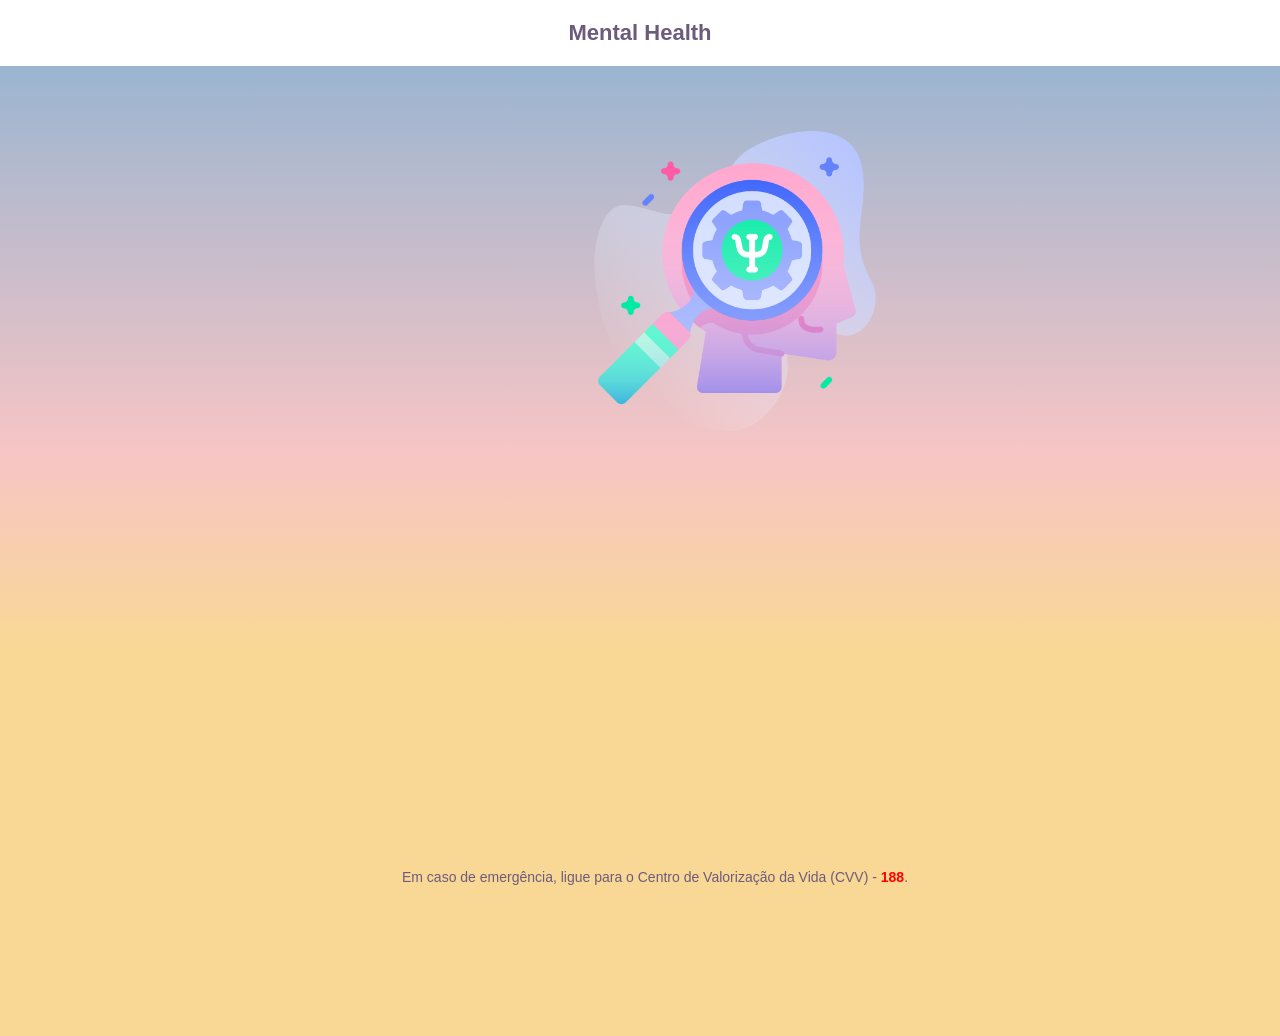
<file: frontend/index.html>
<!DOCTYPE html>
<html lang="pt-br">
<head>
  <meta charset="UTF-8">
  <meta http-equiv="refresh" content="0; url=pages/telaInicial/index.html">
  <title>Mental Health</title>
</head>
<body>
  <p>Redirecionando... <a href="pages/telaInicial/index.html">clique aqui</a></p>
</body>
</html>
</file>
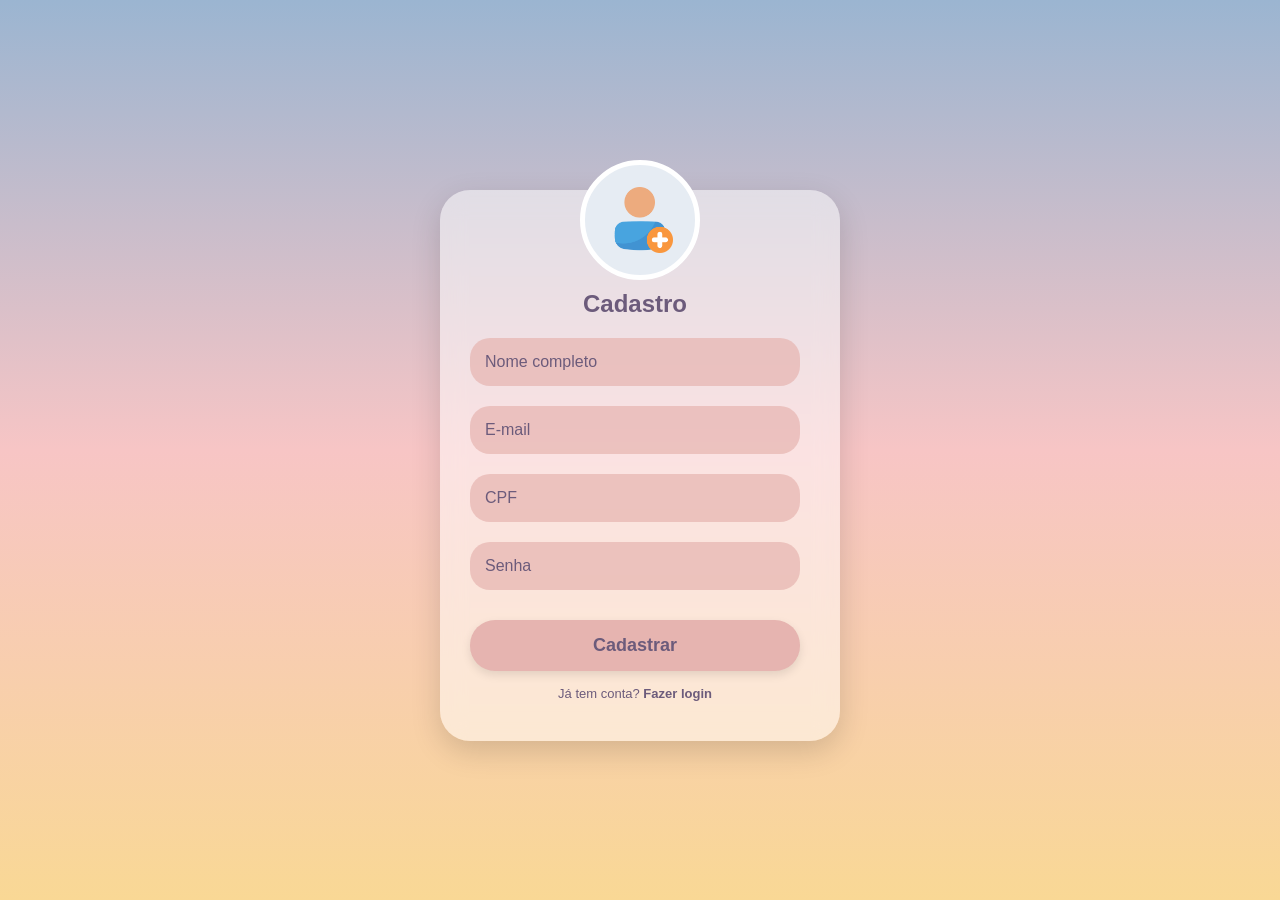
<file: frontend/pages/telaCadastro/index.html>
<!DOCTYPE html>
<html lang="pt-br">
<head>
  <meta charset="UTF-8">
  <meta name="viewport" content="width=device-width, initial-scale=1.0">
  <title>Cadastro - Mental Health</title>
  <link rel="stylesheet" href="style.css">
</head>
<body>
  <div class="tela-principal">

    <div class="topo-perfil">
      <div class="circulo-imagem">
        <img src="../../assets/icons/login-icon.png" alt="Usuário">
      </div>
    </div>

    <main class="card-login">
      <h2>Cadastro</h2>

      <div class="campo-input">
        <input type="text" id="campo-nome" placeholder="Nome completo">
      </div>

      <div class="campo-input">
        <input type="email" id="campo-email" placeholder="E-mail">
      </div>

      <div class="campo-input">
        <input type="text" id="campo-cpf" placeholder="CPF">
      </div>

      <div class="campo-input">
        <input type="password" id="campo-senha" placeholder="Senha">
      </div>

      <button id="botao-cadastrar">Cadastrar</button>

      <p class="link-login">Já tem conta? <a href="../telaLogin/index.html">Fazer login</a></p>
    </main>

  </div>
  <script src="script.js"></script>
</body>
</html>
</file>
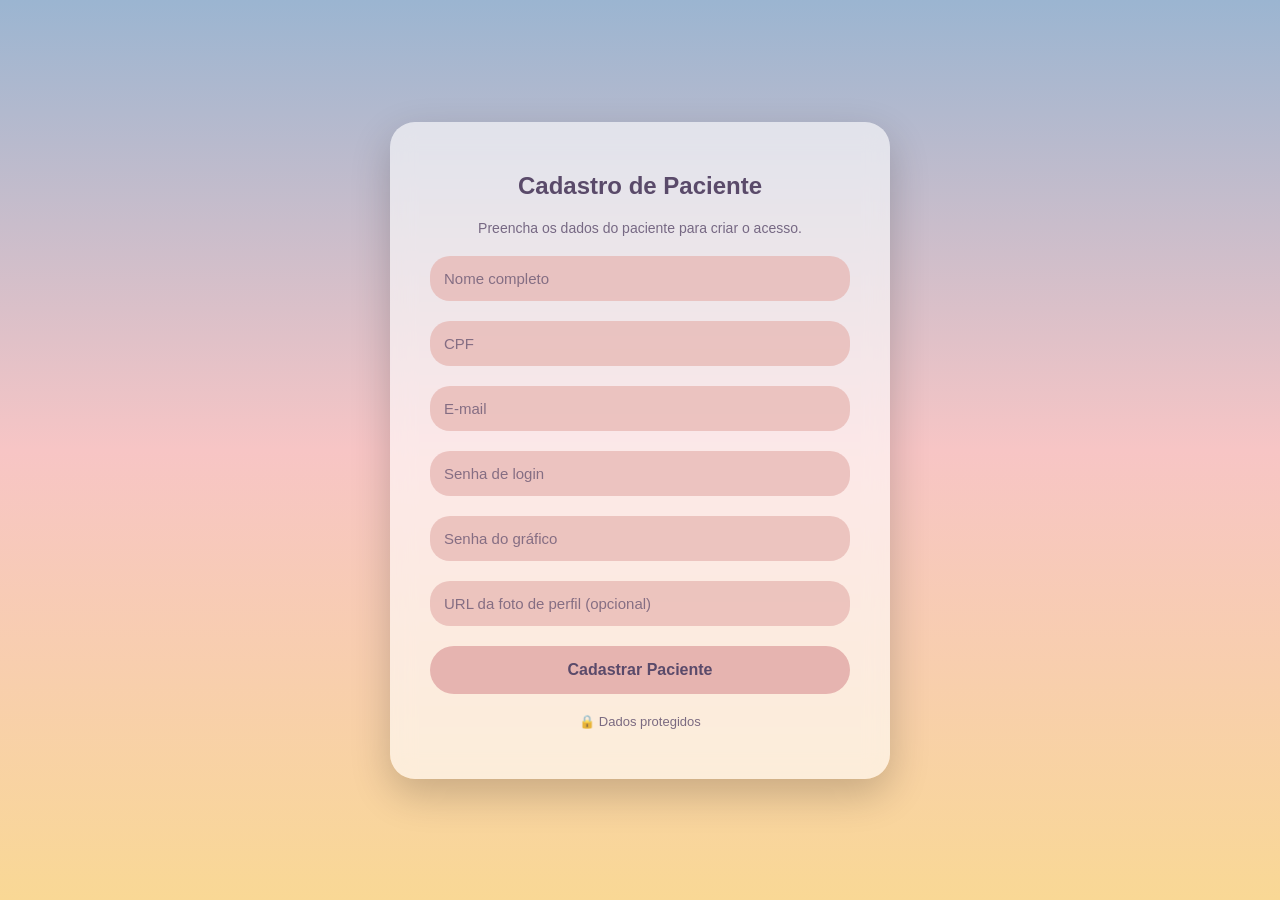
<file: frontend/pages/telaCadastroProf/index.html>
<!DOCTYPE html>
<html lang="pt-br">
<head>
  <meta charset="UTF-8">
  <meta name="viewport" content="width=device-width, initial-scale=1.0">
  <title>Cadastro de Paciente</title>
  <link rel="stylesheet" href="style.css">
</head>
<body>

  <div class="container">

    <div class="card">

      <h1>Cadastro de Paciente</h1>
      <p>Preencha os dados do paciente para criar o acesso.</p>

      <div class="campo-input">
        <input type="text" id="campo-nome" placeholder="Nome completo">
      </div>

      <div class="campo-input">
        <input type="text" id="campo-cpf" placeholder="CPF">
      </div>

      <div class="campo-input">
        <input type="email" id="campo-email" placeholder="E-mail">
      </div>

      <div class="campo-input">
        <input type="password" id="campo-senha" placeholder="Senha de login">
      </div>

      <div class="campo-input">
        <input type="password" id="campo-senha-grafico" placeholder="Senha do gráfico">
      </div>

      <div class="campo-input">
        <input type="text" id="campo-foto" placeholder="URL da foto de perfil (opcional)">
      </div>

      <button id="btn-cadastrar">Cadastrar Paciente</button>

      <span class="seguranca">🔒 Dados protegidos</span>

    </div>

  </div>

  <script src="script.js"></script>
</body>
</html>
</file>
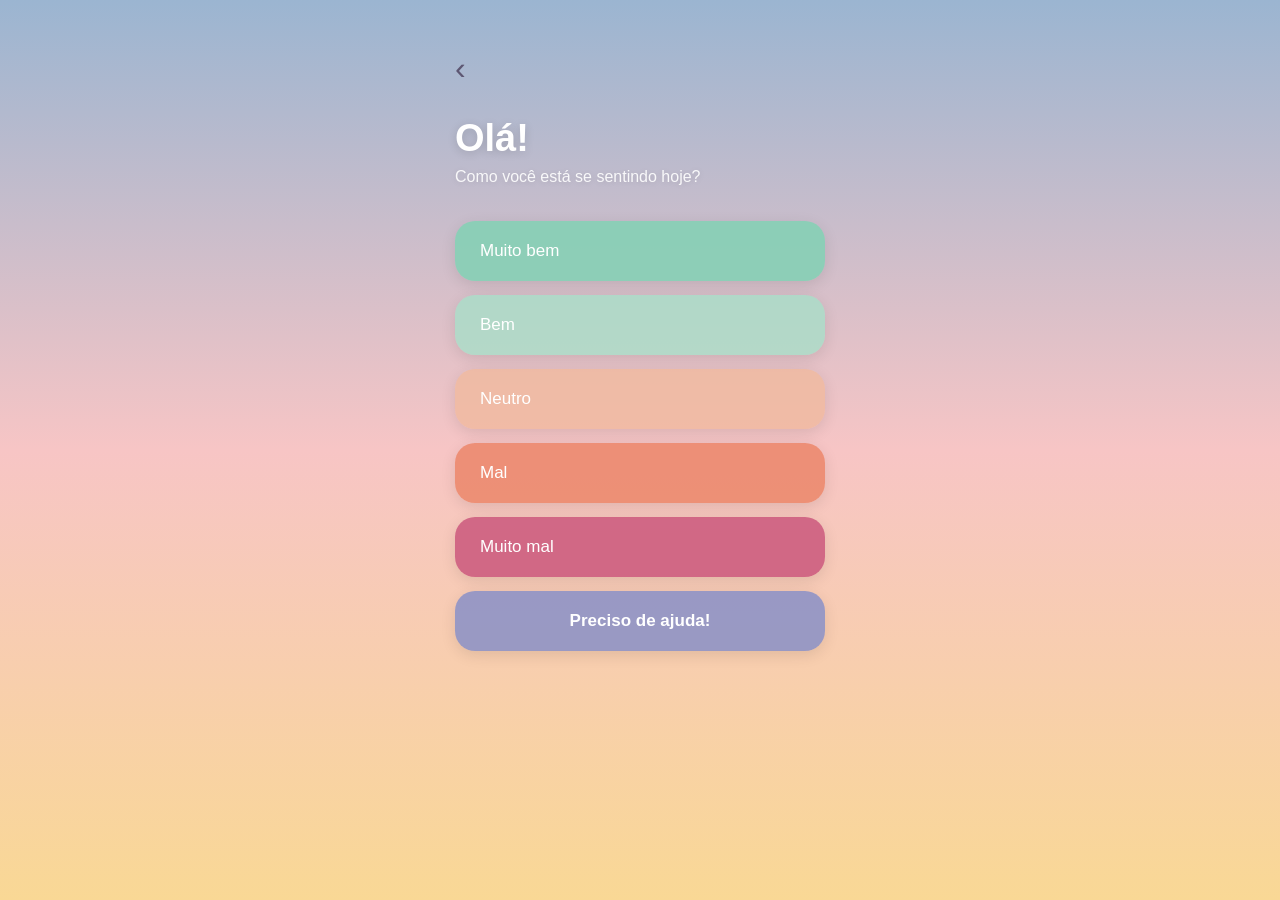
<file: frontend/pages/telaChecagem/index.html>
<!DOCTYPE html>
<html lang="pt-br">
<head>
  <meta charset="UTF-8">
  <meta name="viewport" content="width=device-width, initial-scale=1.0">
  <title>Checagem de Humor - Mental Health</title>
  <link rel="stylesheet" href="style.css">
</head>
<body>

  <div class="container">

    <div class="topo">
      <a href="../telaHome/index.html" class="btn-voltar">‹</a>
    </div>

    <h1>Olá!</h1>
    <p class="subtitulo">Como você está se sentindo hoje?</p>

    <div class="opcoes">
      <button class="opcao opcao-muito-bem" onclick="selecionar(this, 'Muito bem')">Muito bem</button>
      <button class="opcao opcao-bem" onclick="selecionar(this, 'Bem')">Bem</button>
      <button class="opcao opcao-neutro" onclick="selecionar(this, 'Neutro')">Neutro</button>
      <button class="opcao opcao-mal" onclick="selecionar(this, 'Mal')">Mal</button>
      <button class="opcao opcao-muito-mal" onclick="selecionar(this, 'Muito mal')">Muito mal</button>
      <button class="opcao opcao-ajuda" onclick="selecionar(this, 'Preciso de ajuda')"><strong>Preciso de ajuda!</strong></button>
    </div>

  </div>

  <!-- PAINEL CVV -->
  <div id="notif-ajuda" class="notif-ajuda">
    <p>💜 Se você precisa de ajuda, ligue para o CVV:</p>
    <p class="cvv-numero"><strong>188</strong></p>
    <p class="cvv-sub">Disponível 24h, todos os dias. Gratuito.</p>
    <button onclick="fecharNotif()">Fechar</button>
  </div>

  <script src="script.js"></script>
</body>
</html>
</file>
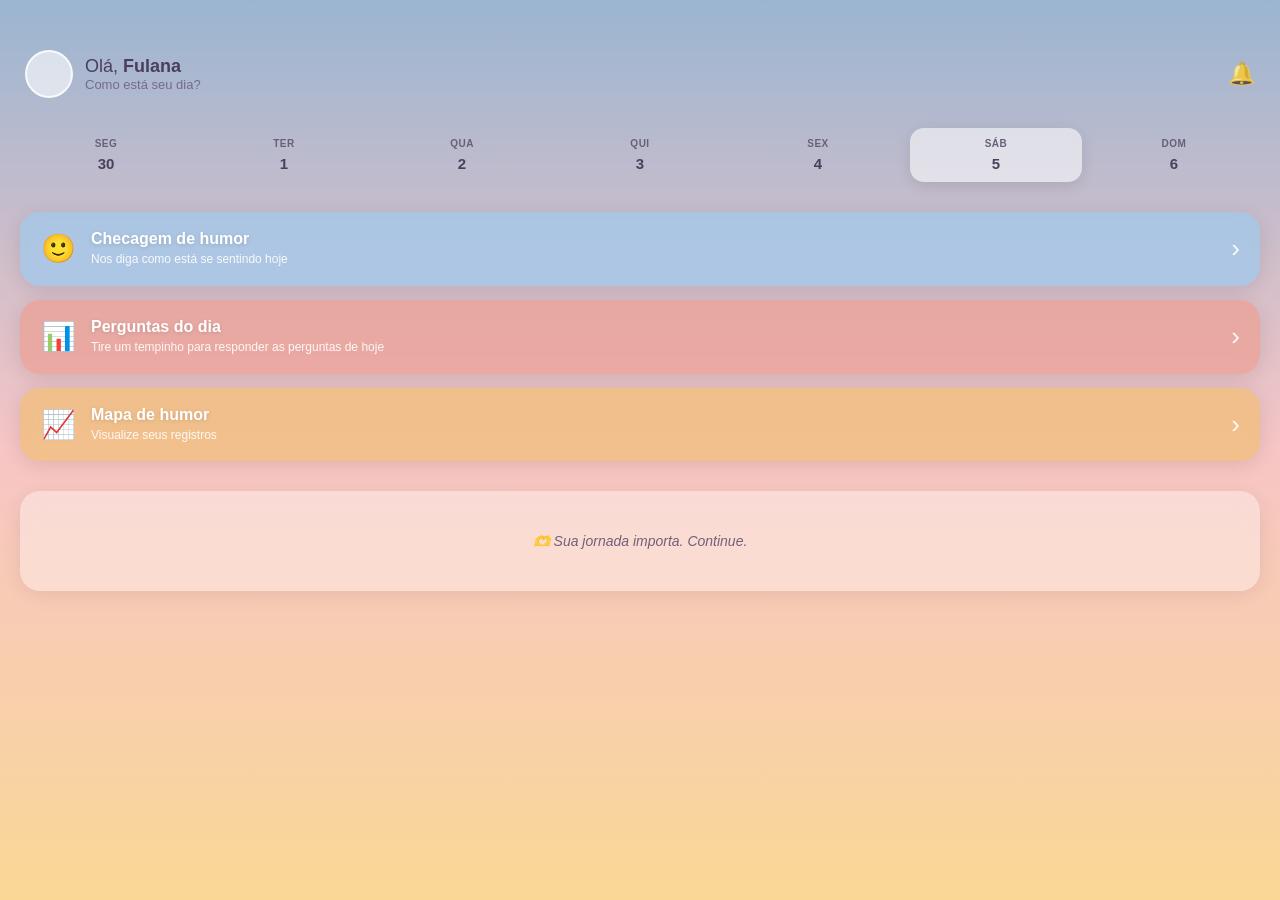
<file: frontend/pages/telaHome/index.html>
<!DOCTYPE html>
<html lang="pt-br">
<head>
  <meta charset="UTF-8">
  <meta name="viewport" content="width=device-width, initial-scale=1.0">
  <title>Home - Mental Health</title>
  <link rel="stylesheet" href="style.css">
</head>
<body>

  <div class="header">
    <div class="perfil">
      <div class="avatar"></div>
      <div class="saudacao">
        <span class="nome">Olá, <strong id="nomeUsuario">Fulana</strong></span>
        <span class="subtitulo">Como está seu dia?</span>
      </div>
    </div>
    <div class="sino">🔔</div>
  </div>

  <div class="calendario">
    <div class="dia" id="cal-seg"><span class="label-dia">SEG</span><span class="numero">16</span></div>
    <div class="dia" id="cal-ter"><span class="label-dia">TER</span><span class="numero">17</span></div>
    <div class="dia" id="cal-qua"><span class="label-dia">QUA</span><span class="numero">18</span></div>
    <div class="dia" id="cal-qui"><span class="label-dia">QUI</span><span class="numero">19</span></div>
    <div class="dia" id="cal-sex"><span class="label-dia">SEX</span><span class="numero">20</span></div>
    <div class="dia" id="cal-sab"><span class="label-dia">SÁB</span><span class="numero">21</span></div>
    <div class="dia" id="cal-dom"><span class="label-dia">DOM</span><span class="numero">22</span></div>
  </div>

  <div class="cards">

    <a href="../telaChecagem/index.html" class="card card-azul">
      <div class="card-icon">🙂</div>
      <div class="card-texto">
        <strong>Checagem de humor</strong>
        <span>Nos diga como está se sentindo hoje</span>
      </div>
      <div class="seta">›</div>
    </a>

    <a href="../telaPerguntas/index.html" class="card card-rosa">
      <div class="card-icon">📊</div>
      <div class="card-texto">
        <strong>Perguntas do dia</strong>
        <span>Tire um tempinho para responder as perguntas de hoje</span>
      </div>
      <div class="seta">›</div>
    </a>

    <a href="../telaSenha/index.html" class="card card-laranja">
      <div class="card-icon">📈</div>
      <div class="card-texto">
        <strong>Mapa de humor</strong>
        <span>Visualize seus registros</span>
      </div>
      <div class="seta">›</div>
    </a>

  </div>

  <div class="caixa-mensagem">
    <p id="mensagem-dia"></p>
  </div>

  <script src="script.js"></script>
</body>
</html>
</file>
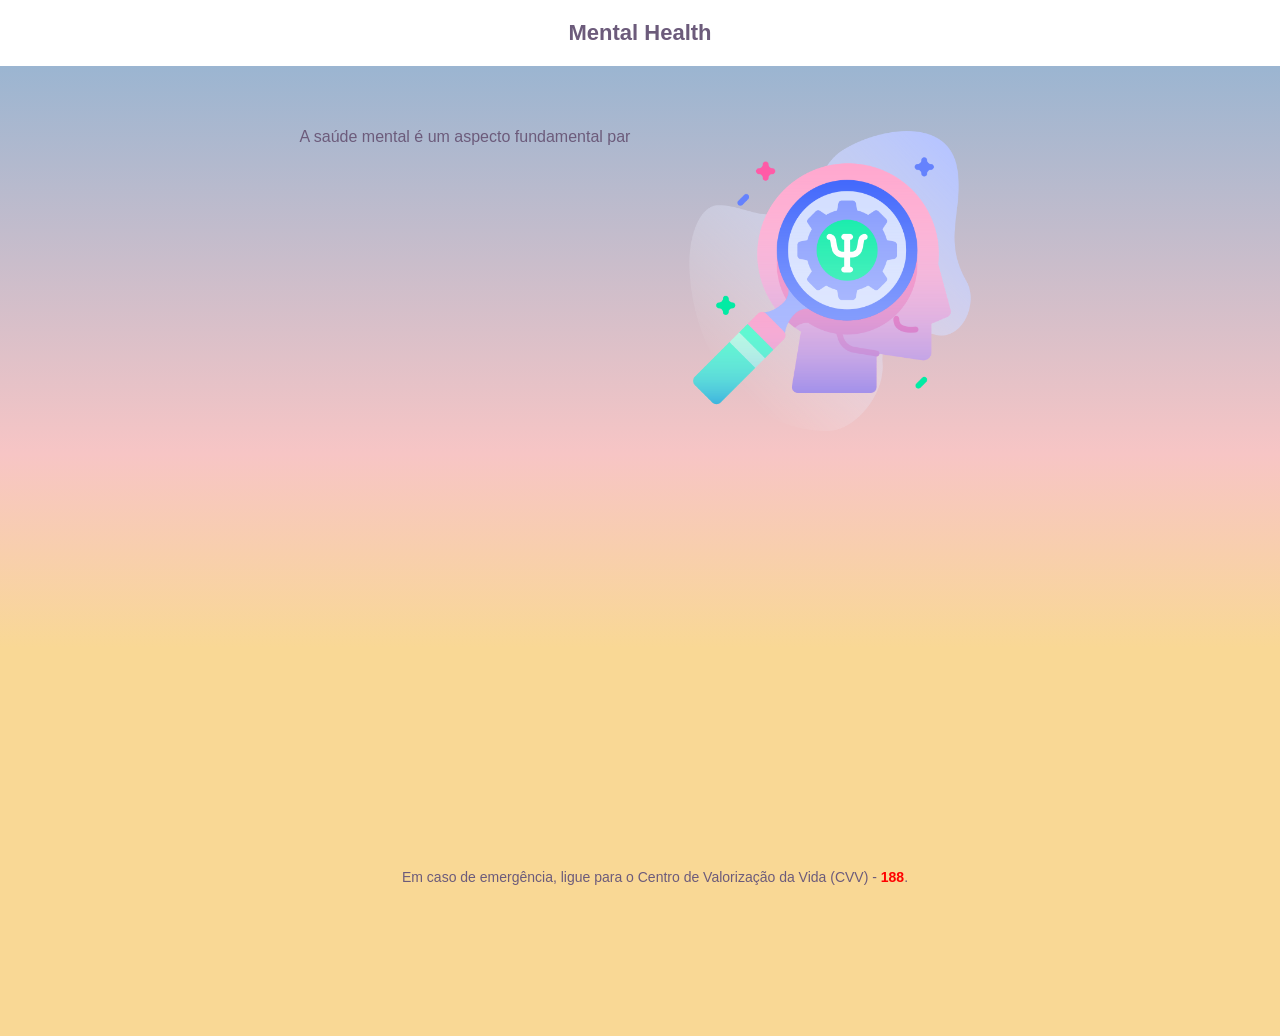
<file: frontend/pages/telaInicial/index.html>
<!DOCTYPE html>
<html lang="pt-br">
<head>
  <meta charset="UTF-8">
  <meta name="viewport" content="width=device-width, initial-scale=1.0">
  <title>Mental Health</title>
  <link rel="stylesheet" href="style.css">
</head>
<body>

  <header class="topo">
    <h2>Mental Health</h2>
  </header>

  <section class="container">

    <div class="texto">
      <div id="texto-digitando"></div>
      <a href="../telaLogin/index.html" class="btn">Fazer Login</a>
    </div>

    <div class="imagem">
      <img src="../../assets/images/psicologia.png" alt="Saúde mental">
    </div>

  </section>

  <footer class="rodape">
    <p>Em caso de emergência, ligue para o Centro de Valorização da Vida (CVV) - <strong>188</strong>.</p>
  </footer>

  <script src="script.js"></script>
</body>
</html>
</file>
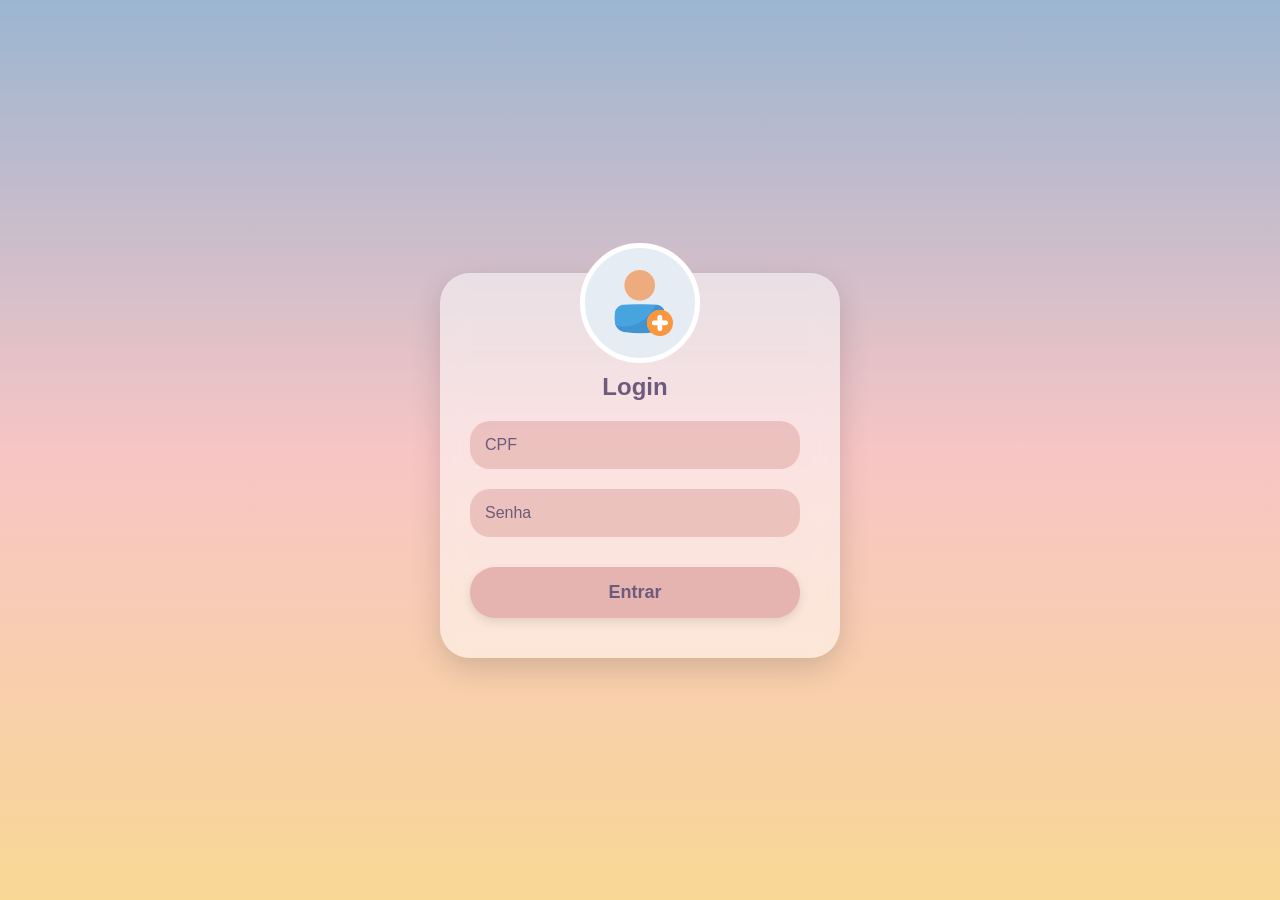
<file: frontend/pages/telaLogin/index.html>
<!DOCTYPE html>
<html lang="pt-br">
<head>
    <meta charset="UTF-8">
    <meta name="viewport" content="width=device-width, initial-scale=1.0">
    <title>Login - Mental Health</title>
    <link rel="stylesheet" href="style.css">
</head>
<body>
    <div class="tela-principal">

        <div class="topo-perfil">
            <div class="circulo-imagem">
                <img src="../../assets/icons/login-icon.png" alt="Usuário">
            </div>
        </div>

        <main class="card-login">
            <h2>Login</h2>

            <form id="formulario-login">
                <div class="campo-input">
                    <input type="text" id="campo-cpf" placeholder="CPF" required>
                </div>

                <div class="campo-input">
                    <input type="password" id="campo-senha" placeholder="Senha" required>
                </div>

                <button type="submit" id="botao-entrar">Entrar</button>
            </form>


        </main>

    </div>
    <script src="script.js"></script>
</body>
</html>
</file>
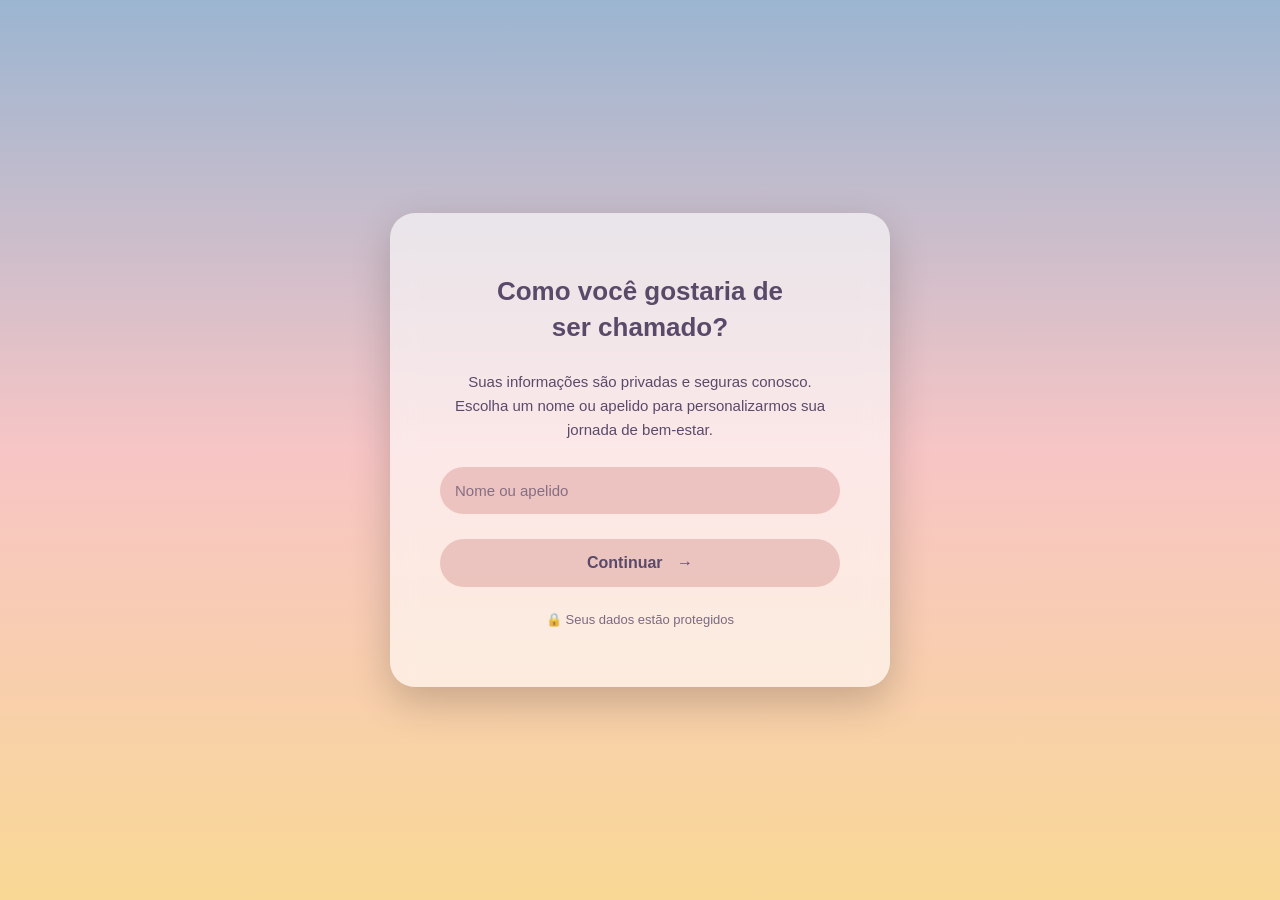
<file: frontend/pages/telaNome/index.html>
<!DOCTYPE html>
<html lang="pt-br">
<head>
  <meta charset="UTF-8">
  <meta name="viewport" content="width=device-width, initial-scale=1.0">
  <title>Seu Nome - Mental Health</title>
  <link rel="stylesheet" href="style.css">
</head>
<body>

  <div class="container">
    <div class="card">
      <h1>Como você gostaria de<br>ser chamado?</h1>

      <p>
        Suas informações são privadas e seguras conosco.
        Escolha um nome ou apelido para personalizarmos sua jornada de bem-estar.
      </p>

      <input type="text" id="campo-nome" placeholder="Nome ou apelido">

      <button id="btn-continuar">Continuar <span class="seta">→</span></button>

      <span class="seguranca">🔒 Seus dados estão protegidos</span>
    </div>
  </div>

  <script src="script.js"></script>
</body>
</html>
</file>
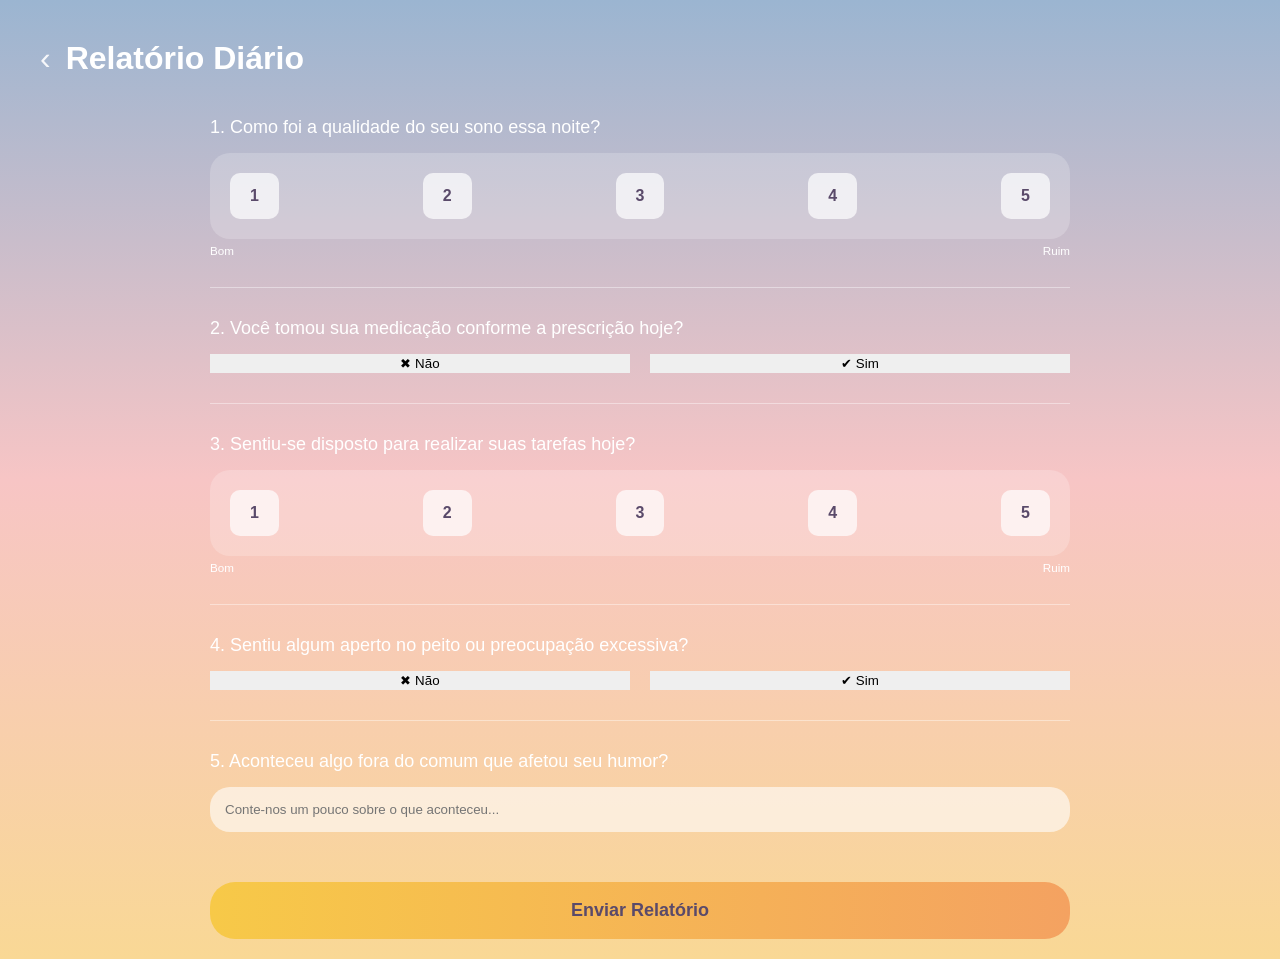
<file: frontend/pages/telaPerguntas/index.html>
<!DOCTYPE html>
<html lang="pt-BR">
<head>
  <meta charset="UTF-8">
  <meta name="viewport" content="width=device-width, initial-scale=1.0">
  <title>Relatório Diário - Mental Health</title>
  <link rel="stylesheet" href="style.css">
</head>
<body>

<div class="header">
  <a href="../telaHome/index.html" class="btn-voltar">‹</a>
  <h1>Relatório Diário</h1>
</div>

<div class="conteudo">

  <div class="pergunta">
    <p>1. Como foi a qualidade do seu sono essa noite?</p>
    <div class="escala" data-pergunta="sono">
      <span class="opcao">1</span>
      <span class="opcao">2</span>
      <span class="opcao">3</span>
      <span class="opcao">4</span>
      <span class="opcao">5</span>
    </div>
    <div class="legenda"><small>Bom</small><small>Ruim</small></div>
  </div>

  <hr>

  <div class="pergunta">
    <p>2. Você tomou sua medicação conforme a prescrição hoje?</p>
    <div class="botoes" data-pergunta="medicacao">
      <button class="opcao">✖ Não</button>
      <button class="opcao">✔ Sim</button>
    </div>
  </div>

  <hr>

  <div class="pergunta">
    <p>3. Sentiu-se disposto para realizar suas tarefas hoje?</p>
    <div class="escala" data-pergunta="disposicao">
      <span class="opcao">1</span>
      <span class="opcao">2</span>
      <span class="opcao">3</span>
      <span class="opcao">4</span>
      <span class="opcao">5</span>
    </div>
    <div class="legenda"><small>Bom</small><small>Ruim</small></div>
  </div>

  <hr>

  <div class="pergunta">
    <p>4. Sentiu algum aperto no peito ou preocupação excessiva?</p>
    <div class="botoes" data-pergunta="ansiedade">
      <button class="opcao">✖ Não</button>
      <button class="opcao">✔ Sim</button>
    </div>
  </div>

  <hr>

  <div class="pergunta">
    <p>5. Aconteceu algo fora do comum que afetou seu humor?</p>
    <input type="text" id="campoTexto" placeholder="Conte-nos um pouco sobre o que aconteceu...">
  </div>

  <button class="btn-enviar" id="btnEnviar">Enviar Relatório</button>

</div>

<div id="notificacao" class="notificacao">✔ Resposta enviada!</div>

<script src="script.js"></script>
</body>
</html>
</file>
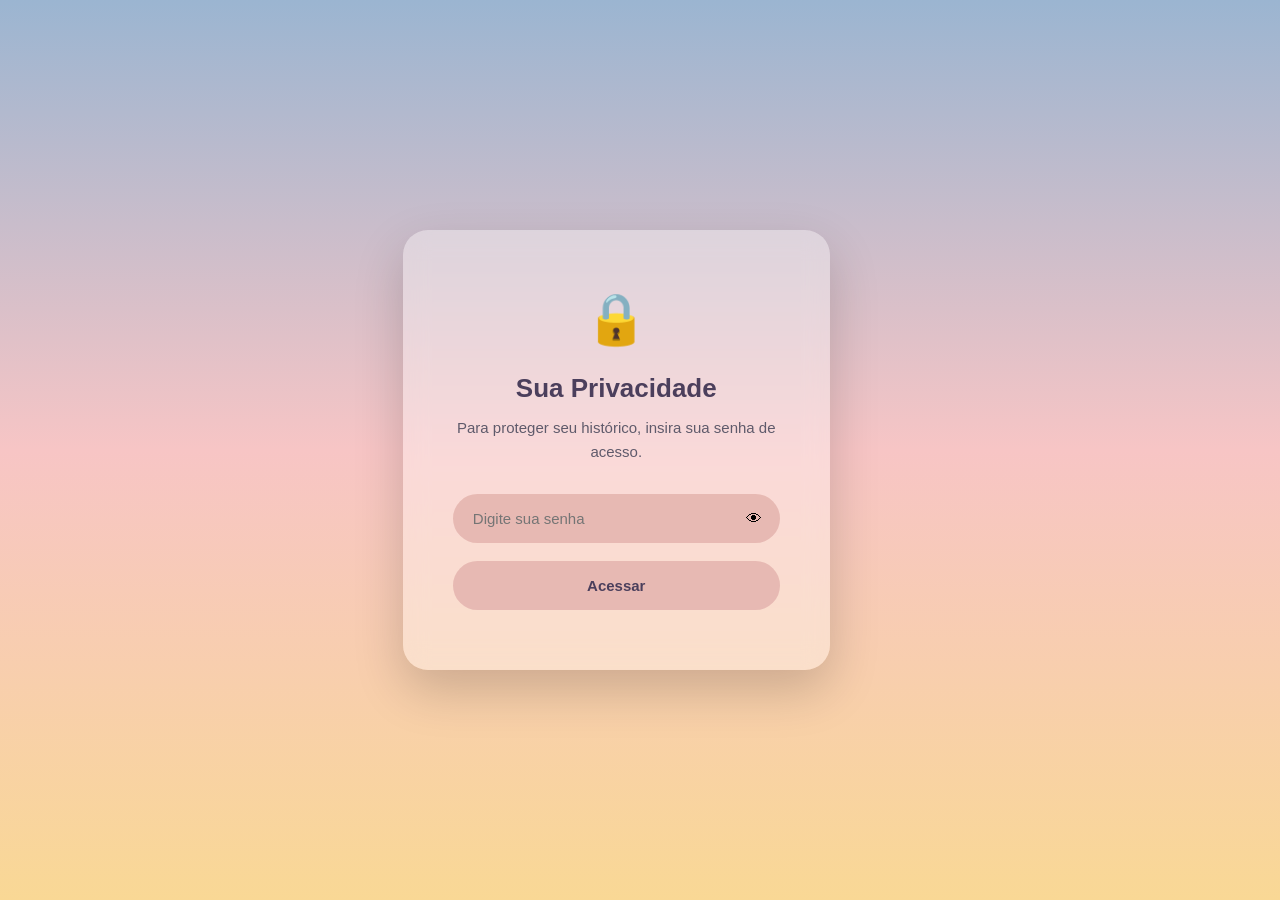
<file: frontend/pages/telaSenha/index.html>
<!DOCTYPE html>
<html lang="pt-br">
<head>
    <meta charset="UTF-8">
    <meta name="viewport" content="width=device-width, initial-scale=1.0">
    <title>Sua Privacidade - Mental Health</title>
    <link rel="stylesheet" href="style.css">
</head>
<body>

<div class="container">
    <div class="card">

        <div class="icon-lock">🔒</div>

        <h1>Sua Privacidade</h1>
        <p>Para proteger seu histórico, insira sua senha de acesso.</p>

        <div class="input-group">
            <input type="password" id="senha" placeholder="Digite sua senha">
            <span id="toggleSenha" class="eye">👁</span>
        </div>

        <button onclick="acessar()">Acessar</button>

    </div>
</div>

<script src="script.js"></script>
</body>
</html>
</file>
<file: frontend/pages/telaCadastro/style.css>
* {
    margin: 0;
    padding: 0;
    box-sizing: border-box;
    font-family: 'Segoe UI', sans-serif;
}

body {
    width: 100%;
    height: 100vh;
    background: linear-gradient(180deg, #9bb5d1 0%, #f7c5c5 50%, #f9d895 100%);
    display: flex;
    justify-content: center;
    align-items: center;
}

.tela-principal {
    width: 100%;
    max-width: 400px;
    display: flex;
    flex-direction: column;
    align-items: center;
}

.topo-perfil {
    margin-bottom: -90px;
    z-index: 2;
}

.circulo-imagem {
    width: 120px;
    height: 120px;
    background-color: #e6ecf3;
    border-radius: 50%;
    border: 5px solid white;
    display: flex;
    align-items: center;
    justify-content: center;
}

.circulo-imagem img {
    width: 60%;
}

.card-login {
    background-color: rgba(255, 255, 255, 0.5);
    width: 100%;
    padding: 80px 40px 40px 30px;
    border-radius: 30px;
    backdrop-filter: blur(12px);
    text-align: center;
    box-shadow: 0 10px 30px rgba(0,0,0,0.15);
}

.card-login h2 {
    padding: 20px;
    color: #6C5B7B;
}

.campo-input input {
    width: 100%;
    padding: 15px;
    margin-bottom: 20px;
    border: none;
    border-radius: 20px;
    background-color: rgba(230, 180, 176, 0.7);
    color: #6C5B7B;
    font-size: 16px;
    outline: none;
}

.campo-input input::placeholder {
    color: #6C5B7B;
}

#botao-entrar {
    width: 100%;
    padding: 15px;
    background-color: #E6B4B0;
    color: #6C5B7B;
    border: none;
    border-radius: 25px;
    font-size: 18px;
    font-weight: bold;
    cursor: pointer;
    margin-top: 10px;
    box-shadow: 0 4px 10px rgba(0,0,0,0.1);
    transition: 0.3s;
}

#botao-entrar:hover {
    background-color: #f8d59c;
    transform: scale(1.03);
}

#botao-cadastrar {
    width: 100%;
    padding: 15px;
    background-color: #E6B4B0;
    color: #6C5B7B;
    border: none;
    border-radius: 25px;
    font-size: 18px;
    font-weight: bold;
    cursor: pointer;
    margin-top: 10px;
    box-shadow: 0 4px 10px rgba(0,0,0,0.1);
    transition: 0.3s;
}

#botao-cadastrar:hover {
    background-color: #f8d59c;
    transform: scale(1.03);
}

.link-cadastro, .link-login {
    margin-top: 15px;
    font-size: 13px;
    color: #6C5B7B;
    text-align: center;
}

.link-cadastro a, .link-login a {
    color: #6C5B7B;
    font-weight: bold;
    text-decoration: none;
}

.link-cadastro a:hover, .link-login a:hover {
    text-decoration: underline;
}
</file>
<file: frontend/pages/telaCadastroProf/style.css>
* {
  margin: 0;
  padding: 0;
  box-sizing: border-box;
  font-family: 'Segoe UI', sans-serif;
}

.container {
  min-height: 100vh;
  display: flex;
  justify-content: center;
  align-items: center;
  background: linear-gradient(180deg, #9bb5d1 0%, #f7c5c5 50%, #f9d895 100%);
  padding: 40px 20px;
}

.card {
  width: 90%;
  max-width: 500px;
  padding: 50px 40px;
  border-radius: 25px;
  background: rgba(255, 255, 255, 0.6);
  backdrop-filter: blur(12px);
  box-shadow: 0 15px 40px rgba(0,0,0,0.2);
  display: flex;
  flex-direction: column;
  gap: 20px;
  text-align: center;
}

.card h1 {
  font-size: 24px;
  color: #5a4a6a;
}

.card p {
  font-size: 14px;
  color: #5a4a6a;
  opacity: 0.8;
}

.campo-input input {
  width: 100%;
  padding: 14px;
  border-radius: 20px;
  border: none;
  outline: none;
  background-color: rgba(230, 180, 176, 0.7);
  color: #5a4a6a;
  font-size: 15px;
}

.campo-input input::placeholder {
  color: #5a4a6a;
  opacity: 0.7;
}

button {
  width: 100%;
  padding: 15px;
  border: none;
  border-radius: 25px;
  background-color: #E6B4B0;
  color: #5a4a6a;
  font-weight: bold;
  font-size: 16px;
  cursor: pointer;
  transition: 0.3s;
}

button:hover {
  transform: scale(1.03);
  background-color: #f8d59c;
}

.seguranca {
  font-size: 13px;
  color: #5a4a6a;
  opacity: 0.8;
}
</file>
<file: frontend/pages/telaChecagem/style.css>
* {
  margin: 0;
  padding: 0;
  box-sizing: border-box;
  font-family: 'Segoe UI', sans-serif;
}

body {
  min-height: 100vh;
  background: linear-gradient(180deg, #9bb5d1 0%, #f7c5c5 50%, #f9d895 100%);
}

.container {
  max-width: 420px;
  margin: 0 auto;
  padding: 50px 25px 40px;
  display: flex;
  flex-direction: column;
  min-height: 100vh;
}

.topo { margin-bottom: 30px; }

.btn-voltar {
  font-size: 32px;
  color: #4b3f5c;
  text-decoration: none;
  font-weight: 300;
  opacity: 0.8;
  transition: 0.2s;
}

.btn-voltar:hover { opacity: 1; }

h1 {
  font-size: 38px;
  color: #fff;
  font-weight: 700;
  text-shadow: 0 2px 10px rgba(0,0,0,0.15);
  margin-bottom: 8px;
}

.subtitulo {
  font-size: 16px;
  color: rgba(255,255,255,0.9);
  margin-bottom: 35px;
  text-shadow: 0 1px 6px rgba(0,0,0,0.1);
}

.opcoes {
  display: flex;
  flex-direction: column;
  gap: 14px;
}

.opcao {
  width: 100%;
  padding: 20px 25px;
  border: none;
  border-radius: 20px;
  font-size: 17px;
  font-family: 'Segoe UI', sans-serif;
  color: #fff;
  text-align: left;
  cursor: pointer;
  transition: transform 0.15s, opacity 0.15s, box-shadow 0.15s;
  box-shadow: 0 4px 15px rgba(0,0,0,0.1);
}

.opcao:hover {
  transform: scale(1.02);
  box-shadow: 0 6px 20px rgba(0,0,0,0.15);
}

.opcao.selecionado {
  transform: scale(1.03);
  box-shadow: 0 8px 25px rgba(0,0,0,0.2);
  outline: 3px solid rgba(255,255,255,0.7);
}

.opcao-muito-bem  { background: rgba(130, 210, 180, 0.85); }
.opcao-bem        { background: rgba(165, 225, 200, 0.75); }
.opcao-neutro     { background: rgba(240, 185, 155, 0.75); }
.opcao-mal        { background: rgba(235, 130, 100, 0.80); }
.opcao-muito-mal  { background: rgba(200, 80, 120, 0.80); }
.opcao-ajuda      { background: rgba(130, 140, 200, 0.80); text-align: center; }

/* PAINEL CVV */
.notif-ajuda {
  display: none;
  position: fixed;
  bottom: 0; left: 0; right: 0;
  background: rgba(75, 63, 92, 0.97);
  backdrop-filter: blur(12px);
  padding: 30px 25px;
  text-align: center;
  border-radius: 25px 25px 0 0;
  box-shadow: 0 -4px 30px rgba(0,0,0,0.3);
  animation: slideUp 0.3s ease;
  z-index: 100;
}

@keyframes slideUp {
  from { transform: translateY(100%); }
  to   { transform: translateY(0); }
}

.notif-ajuda p { color: #fff; font-size: 15px; margin-bottom: 8px; }
.cvv-numero { font-size: 48px !important; color: #f9d895 !important; font-weight: 900; margin: 5px 0 !important; }
.cvv-sub { font-size: 13px !important; opacity: 0.8; margin-bottom: 20px !important; }

.notif-ajuda button {
  padding: 12px 40px;
  border-radius: 25px;
  border: none;
  background: rgba(255,255,255,0.2);
  color: #fff;
  font-size: 15px;
  cursor: pointer;
  transition: 0.2s;
}

.notif-ajuda button:hover { background: rgba(255,255,255,0.3); }
</file>
<file: frontend/pages/telaHome/style.css>
* {
  margin: 0;
  padding: 0;
  box-sizing: border-box;
  font-family: 'Segoe UI', sans-serif;
}

body {
  min-height: 100vh;
  background: linear-gradient(180deg, #9bb5d1 0%, #f7c5c5 50%, #f9d895 100%);
  padding: 0 0 40px 0;
}

.header {
  display: flex;
  justify-content: space-between;
  align-items: center;
  padding: 50px 25px 20px 25px;
}

.perfil {
  display: flex;
  align-items: center;
  gap: 12px;
}

.avatar {
  width: 48px;
  height: 48px;
  border-radius: 50%;
  background: rgba(255,255,255,0.6);
  backdrop-filter: blur(8px);
  border: 2px solid rgba(255,255,255,0.8);
}

.saudacao {
  display: flex;
  flex-direction: column;
}

.nome {
  font-size: 18px;
  color: #4b3f5c;
}

.nome strong { font-weight: 700; }

.subtitulo {
  font-size: 13px;
  color: #6b5e7a;
  opacity: 0.85;
}

.sino {
  font-size: 22px;
  cursor: pointer;
  opacity: 0.8;
}

.calendario {
  display: flex;
  justify-content: space-between;
  padding: 10px 20px 20px 20px;
  gap: 6px;
}

.dia {
  flex: 1;
  display: flex;
  flex-direction: column;
  align-items: center;
  gap: 6px;
  padding: 10px 0;
  border-radius: 14px;
  cursor: pointer;
  transition: 0.2s;
}

.label-dia {
  font-size: 10px;
  color: #6b5e7a;
  font-weight: 600;
  letter-spacing: 0.5px;
}

.numero {
  font-size: 15px;
  color: #4b3f5c;
  font-weight: 600;
}

.dia.ativo {
  background: rgba(255,255,255,0.55);
  backdrop-filter: blur(8px);
  box-shadow: 0 4px 15px rgba(0,0,0,0.1);
}

.cards {
  display: flex;
  flex-direction: column;
  gap: 14px;
  padding: 10px 20px;
}

.card {
  display: flex;
  align-items: center;
  gap: 15px;
  padding: 18px 20px;
  border-radius: 20px;
  text-decoration: none;
  transition: transform 0.2s, opacity 0.2s;
  box-shadow: 0 4px 20px rgba(0,0,0,0.1);
}

.card:hover {
  transform: scale(1.02);
  opacity: 0.93;
}

.card-azul  { background: rgba(160, 200, 235, 0.75); backdrop-filter: blur(10px); }
.card-rosa  { background: rgba(235, 160, 150, 0.75); backdrop-filter: blur(10px); }
.card-laranja { background: rgba(240, 190, 120, 0.75); backdrop-filter: blur(10px); }

.card-icon {
  font-size: 28px;
  min-width: 36px;
  text-align: center;
}

.card-texto {
  flex: 1;
  display: flex;
  flex-direction: column;
  gap: 3px;
}

.card-texto strong {
  font-size: 16px;
  color: #fff;
  font-weight: 700;
  text-shadow: 0 1px 4px rgba(0,0,0,0.15);
}

.card-texto span {
  font-size: 12px;
  color: rgba(255,255,255,0.9);
  line-height: 1.4;
}

.seta {
  font-size: 26px;
  color: rgba(255,255,255,0.9);
  font-weight: 300;
}

.caixa-mensagem {
  margin: 20px 20px 0 20px;
  min-height: 100px;
  background: rgba(255,255,255,0.35);
  backdrop-filter: blur(10px);
  border-radius: 20px;
  padding: 20px;
  display: flex;
  align-items: center;
  justify-content: center;
  box-shadow: 0 4px 20px rgba(0,0,0,0.08);
}

.caixa-mensagem p {
  font-size: 14px;
  color: #5a4a6a;
  text-align: center;
  line-height: 1.6;
  font-style: italic;
  opacity: 0.85;
}
</file>
<file: frontend/pages/telaInicial/style.css>
body {
  margin: 0;
  font-family: Arial;
}

.topo {
  width: 100%;
  text-align: center;
  padding: 20px 0;
  background: linear-gradient(180deg, #9fbad6 0%);
}

.topo h2 {
  margin: 0;
  font-size: 22px;
  color: #6C5B7B;
  font-weight: bold;
}

.container {
  display: flex;
  justify-content: center;
  align-items: flex-start;
  height: 100vh;
  padding: 35px;
  gap: 50px;
  background: linear-gradient(180deg, #9bb5d1 0%, #f7c5c5 40%, #f9d895 60%);
}

.texto {
  max-width: 500px;
}

#texto-digitando {
  white-space: pre-line;
  font-size: 16px;
  color: #6C5B7B;
  line-height: 1.5;
}

.btn {
  display: inline-block;
  margin-top: 20px;
  padding: 12px 25px;
  background-color: #FFD700;
  color: #6C5B7B;
  border-radius: 20px;
  text-decoration: none;
  font-weight: bold;
  transition: 0.5s;
  opacity: 0;
  transform: translateY(10px);
}

.btn:hover {
  background-color: #ffbb00;
}

.btn.mostrar {
  opacity: 1;
  transform: translateY(0);
}

.imagem img {
  width: 300px;
  border-radius: 10px;
  transition: transform 0.3s ease, box-shadow 0.3s ease;
  margin-top: 30px;
}

.imagem img:hover {
  transform: scale(1.05);
  box-shadow: 0 10px 25px rgba(0,0,0,0.2);
}

.rodape {
  width: 100%;
  text-align: center;
  padding: 15px;
  background: linear-gradient(180deg, #ffd786fb 100%);
  color: #6C5B7B;
  font-size: 14px;
  position: fixed;
  bottom: 0;
  left: 0;
}

.rodape p { margin: 0; }
.rodape strong { color: red; }
</file>
<file: frontend/pages/telaLogin/style.css>
* {
    margin: 0;
    padding: 0;
    box-sizing: border-box;
    font-family: 'Segoe UI', sans-serif;
}

body {
    width: 100%;
    height: 100vh;
    background: linear-gradient(180deg, #9bb5d1 0%, #f7c5c5 50%, #f9d895 100%);
    display: flex;
    justify-content: center;
    align-items: center;
}

.tela-principal {
    width: 100%;
    max-width: 400px;
    display: flex;
    flex-direction: column;
    align-items: center;
}

.topo-perfil {
    margin-bottom: -90px;
    z-index: 2;
}

.circulo-imagem {
    width: 120px;
    height: 120px;
    background-color: #e6ecf3;
    border-radius: 50%;
    border: 5px solid white;
    display: flex;
    align-items: center;
    justify-content: center;
}

.circulo-imagem img {
    width: 60%;
}

.card-login {
    background-color: rgba(255, 255, 255, 0.5);
    width: 100%;
    padding: 80px 40px 40px 30px;
    border-radius: 30px;
    backdrop-filter: blur(12px);
    text-align: center;
    box-shadow: 0 10px 30px rgba(0,0,0,0.15);
}

.card-login h2 {
    padding: 20px;
    color: #6C5B7B;
}

.campo-input input {
    width: 100%;
    padding: 15px;
    margin-bottom: 20px;
    border: none;
    border-radius: 20px;
    background-color: rgba(230, 180, 176, 0.7);
    color: #6C5B7B;
    font-size: 16px;
    outline: none;
}

.campo-input input::placeholder {
    color: #6C5B7B;
}

#botao-entrar {
    width: 100%;
    padding: 15px;
    background-color: #E6B4B0;
    color: #6C5B7B;
    border: none;
    border-radius: 25px;
    font-size: 18px;
    font-weight: bold;
    cursor: pointer;
    margin-top: 10px;
    box-shadow: 0 4px 10px rgba(0,0,0,0.1);
    transition: 0.3s;
}

#botao-entrar:hover {
    background-color: #f8d59c;
    transform: scale(1.03);
}
</file>
<file: frontend/pages/telaNome/style.css>
* {
  margin: 0;
  padding: 0;
  box-sizing: border-box;
  font-family: Arial, Helvetica, sans-serif;
}

.container {
  height: 100vh;
  display: flex;
  justify-content: center;
  align-items: center;
  background: linear-gradient(180deg, #9bb5d1 0%, #f7c5c5 50%, #f9d895 100%);
}

.card {
  width: 90%;
  max-width: 500px;
  padding: 60px 50px;
  border-radius: 25px;
  background: rgba(255, 255, 255, 0.6);
  backdrop-filter: blur(12px);
  -webkit-backdrop-filter: blur(12px);
  box-shadow: 0 15px 40px rgba(0,0,0,0.2);
  display: flex;
  flex-direction: column;
  gap: 25px;
  text-align: center;
}

.card h1 {
  font-size: 26px;
  color: #5a4a6a;
  line-height: 1.4;
}

.card p {
  font-size: 15px;
  color: #5a4a6a;
  line-height: 1.6;
}

.card input {
  width: 100%;
  padding: 15px;
  border-radius: 25px;
  border: none;
  outline: none;
  background-color: rgba(230, 180, 176, 0.7);
  color: #5a4a6a;
  font-size: 15px;
}

.card input::placeholder {
  color: #5a4a6a;
  opacity: 0.7;
}

.card button {
  width: 100%;
  padding: 15px;
  border: none;
  border-radius: 25px;
  background-color: rgba(230, 180, 176, 0.7);
  color: #5a4a6a;
  font-weight: bold;
  font-size: 16px;
  cursor: pointer;
  transition: 0.3s;
}

.card button:hover {
  transform: scale(1.05);
  background-color: #E6B4B0;
}

.seta { margin-left: 10px; }

.seguranca {
  font-size: 13px;
  color: #5a4a6a;
  opacity: 0.8;
}
</file>
<file: frontend/pages/telaPerguntas/style.css>
* {
  margin: 0;
  padding: 0;
  box-sizing: border-box;
  font-family: Arial;
}

body {
  min-height: 100vh;
  background: linear-gradient(180deg, #9bb5d1, #f7c5c5, #f9d895);
  color: white;
}

.header {
  padding: 40px 40px 20px;
  display: flex;
  align-items: center;
  gap: 15px;
}

.btn-voltar {
  font-size: 32px;
  color: white;
  text-decoration: none;
  font-weight: 300;
  opacity: 0.9;
}

.header h1 { font-size: 32px; }

.conteudo {
  width: 100%;
  max-width: 900px;
  margin: auto;
  padding: 20px;
  display: flex;
  flex-direction: column;
  gap: 30px;
}

.pergunta p {
  font-size: 18px;
  margin-bottom: 15px;
  text-align: left;
}

.escala {
  display: flex;
  justify-content: space-between;
  background: rgba(255,255,255,0.2);
  padding: 20px;
  border-radius: 20px;
}

.escala .opcao {
  background: rgba(255,255,255,0.7);
  padding: 12px 18px;
  border-radius: 10px;
  color: #5a4a6a;
  font-weight: bold;
}

.legenda {
  display: flex;
  justify-content: space-between;
  font-size: 14px;
  margin-top: 5px;
}

.botoes { display: flex; gap: 20px; }
.botoes button { flex: 1; }

input {
  width: 100%;
  padding: 15px;
  border-radius: 20px;
  border: none;
  outline: none;
  background: rgba(255,255,255,0.6);
}

.btn-enviar {
  margin-top: 20px;
  padding: 18px;
  border: none;
  border-radius: 25px;
  background: linear-gradient(90deg, #f7c948, #f4a261);
  color: #5a4a6a;
  font-size: 18px;
  font-weight: bold;
  cursor: pointer;
}

hr {
  border: none;
  height: 1px;
  background: rgba(255,255,255,0.4);
}

.opcao {
  cursor: pointer;
  transition: 0.3s;
  border: 2px solid transparent;
}

.opcao:hover { transform: scale(1.05); }

.opcao.selecionado {
  background: #E6B4B0;
  color: white;
  border: 2px solid #6C5B7B;
}

.notificacao {
  position: fixed;
  top: 20px;
  right: 20px;
  background: #6C5B7B;
  padding: 15px 25px;
  border-radius: 12px;
  opacity: 0;
  transform: translateY(-20px);
  transition: 0.4s;
}

.notificacao.mostrar {
  opacity: 1;
  transform: translateY(0);
}
</file>
<file: frontend/pages/telaSenha/style.css>
* {
    margin: 0;
    padding: 0;
    box-sizing: border-box;
    font-family: "Segoe UI", Arial, sans-serif;
}

body {
    height: 100vh;
    display: flex;
    justify-content: center;
    align-items: center;
    background: linear-gradient(180deg, #9bb5d1 0%, #f7c5c5 50%, #f9d895 100%);
}

.card {
    width: 90%;
    max-width: 500px;
    padding: 60px 50px;
    border-radius: 25px;
    background: rgba(255, 255, 255, 0.35);
    backdrop-filter: blur(12px);
    box-shadow: 0 20px 50px rgba(0,0,0,0.18);
    text-align: center;
}

.icon-lock {
    font-size: 50px;
    margin-bottom: 25px;
}

.card h1 {
    font-size: 26px;
    color: #4b3f5c;
    margin-bottom: 12px;
}

.card p {
    font-size: 15px;
    color: #5f5a6b;
    margin-bottom: 30px;
    line-height: 1.6;
}

.input-group {
    position: relative;
    margin-bottom: 18px;
}

.input-group input {
    width: 100%;
    padding: 16px 20px;
    border-radius: 35px;
    border: none;
    outline: none;
    background: #e7b9b3;
    color: #4b3f5c;
    font-size: 15px;
}

.eye {
    position: absolute;
    right: 18px;
    top: 50%;
    transform: translateY(-50%);
    cursor: pointer;
    font-size: 16px;
}

button {
    width: 100%;
    padding: 16px;
    border-radius: 35px;
    border: none;
    background: #e7b9b3;
    color: #4b3f5c;
    font-weight: 600;
    font-size: 15px;
    cursor: pointer;
    transition: 0.3s;
}

button:hover { opacity: 0.85; }
</file>
